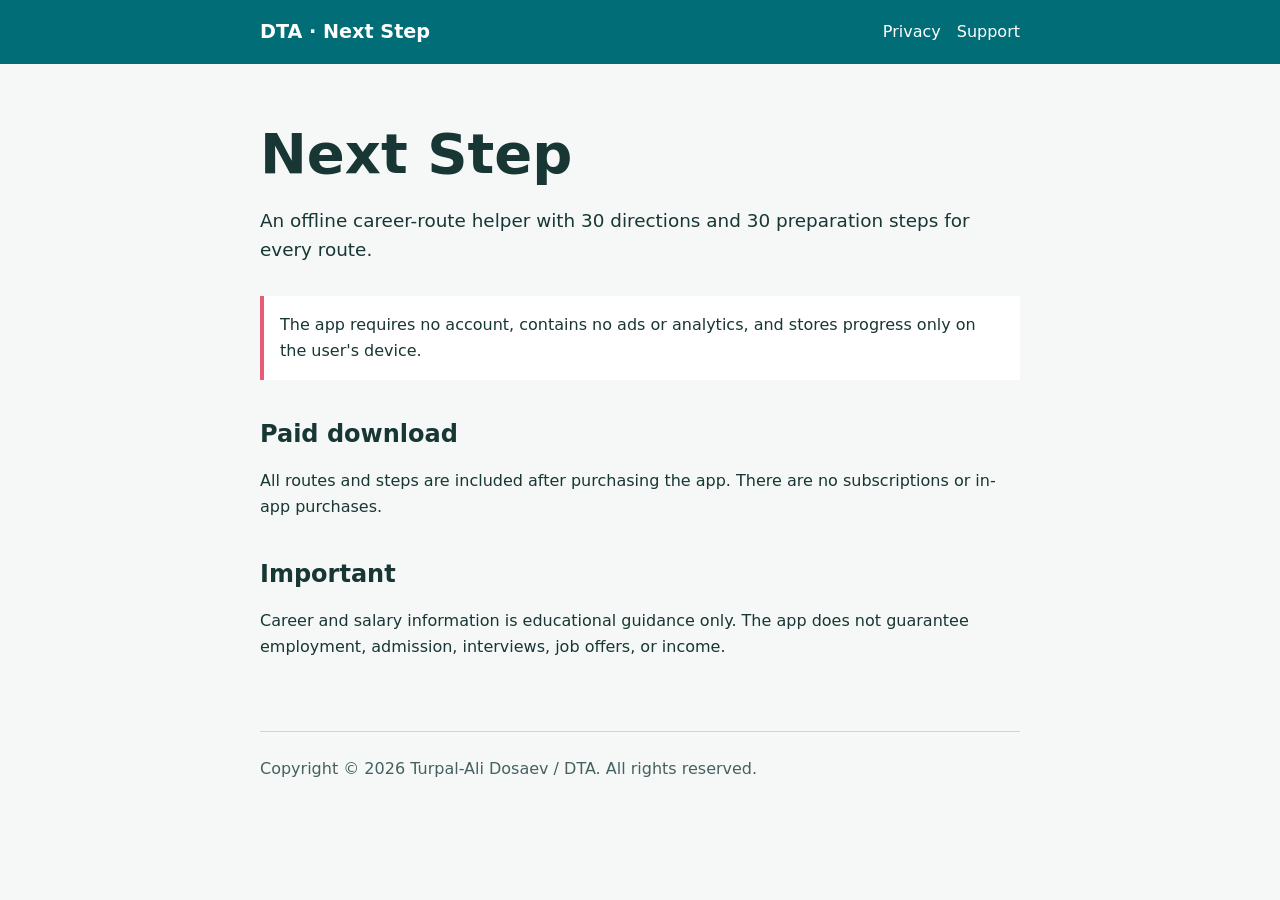
<file: index.html>
<!doctype html>
<html lang="en">
<head>
  <meta charset="utf-8">
  <meta name="viewport" content="width=device-width, initial-scale=1">
  <meta name="description" content="Official information for the Next Step app.">
  <title>Next Step</title>
  <link rel="stylesheet" href="styles.css">
</head>
<body>
  <header>
    <nav aria-label="Main navigation">
      <a class="brand" href="index.html">DTA · Next Step</a>
      <span class="links">
        <a href="privacy.html">Privacy</a>
        <a href="support.html">Support</a>
      </span>
    </nav>
  </header>
  <main>
    <h1>Next Step</h1>
    <p class="lead">
      An offline career-route helper with 30 directions and 30 preparation
      steps for every route.
    </p>
    <div class="notice">
      The app requires no account, contains no ads or analytics, and stores
      progress only on the user's device.
    </div>
    <h2>Paid download</h2>
    <p>
      All routes and steps are included after purchasing the app. There are no
      subscriptions or in-app purchases.
    </p>
    <h2>Important</h2>
    <p>
      Career and salary information is educational guidance only. The app does
      not guarantee employment, admission, interviews, job offers, or income.
    </p>
  </main>
  <footer>Copyright © 2026 Turpal-Ali Dosaev / DTA. All rights reserved.</footer>
</body>
</html>
</file>
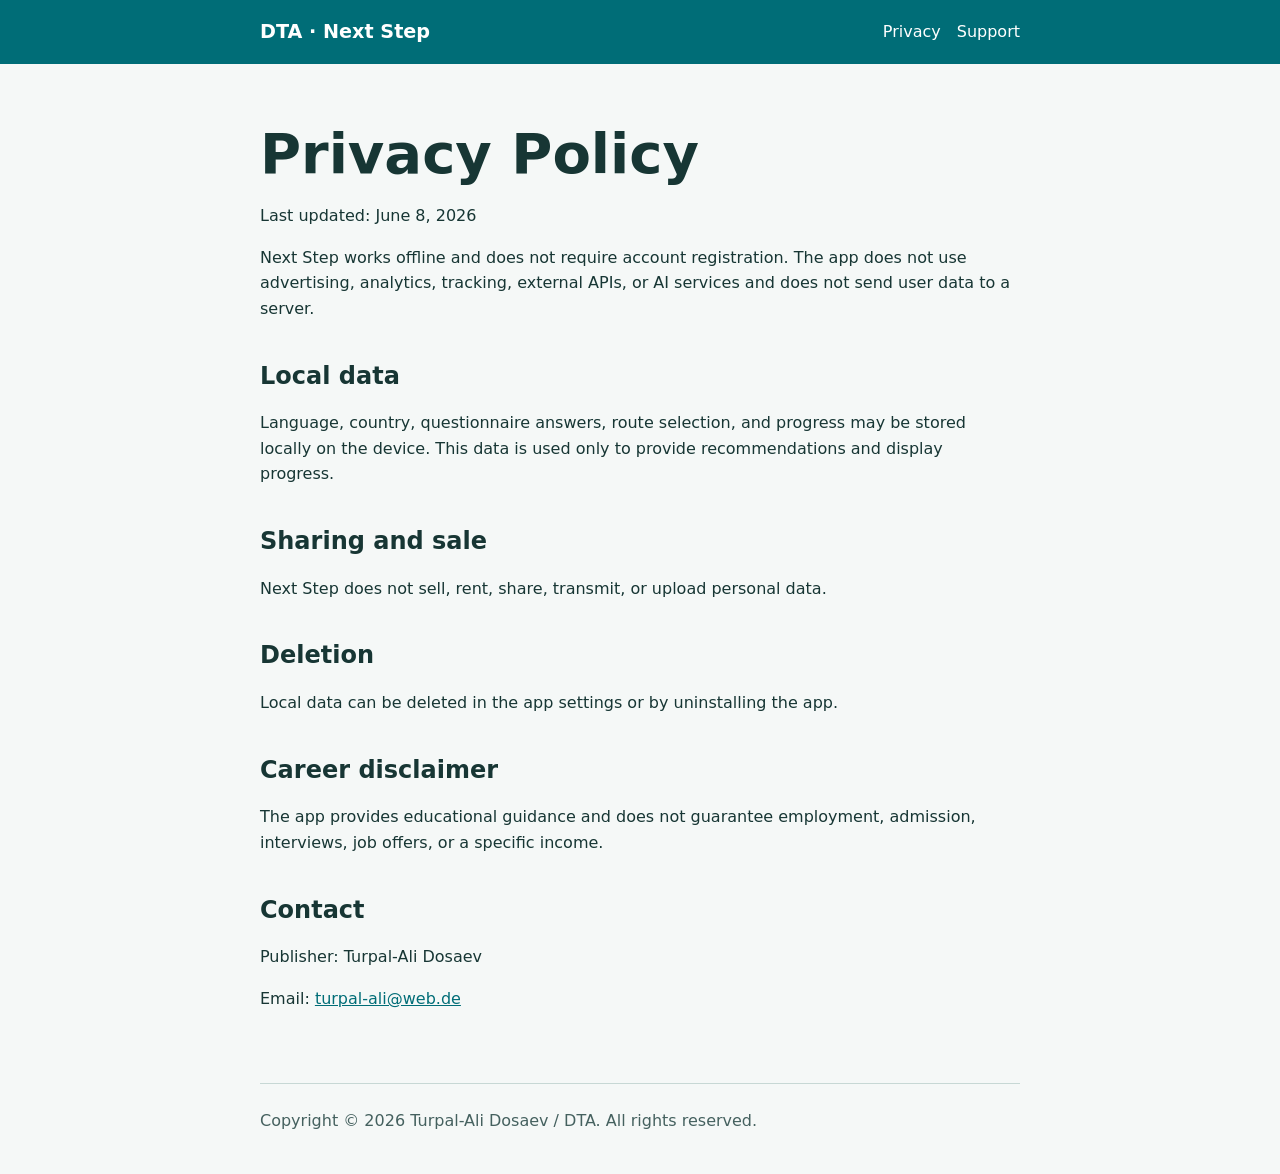
<file: privacy.html>
<!doctype html>
<html lang="en">
<head>
  <meta charset="utf-8">
  <meta name="viewport" content="width=device-width, initial-scale=1">
  <meta name="description" content="Privacy policy for the Next Step app.">
  <title>Privacy Policy · Next Step</title>
  <link rel="stylesheet" href="styles.css">
</head>
<body>
  <header>
    <nav aria-label="Main navigation">
      <a class="brand" href="index.html">DTA · Next Step</a>
      <span class="links">
        <a href="privacy.html">Privacy</a>
        <a href="support.html">Support</a>
      </span>
    </nav>
  </header>
  <main>
    <h1>Privacy Policy</h1>
    <p>Last updated: June 8, 2026</p>
    <p>
      Next Step works offline and does not require account registration. The
      app does not use advertising, analytics, tracking, external APIs, or AI
      services and does not send user data to a server.
    </p>
    <h2>Local data</h2>
    <p>
      Language, country, questionnaire answers, route selection, and progress
      may be stored locally on the device. This data is used only to provide
      recommendations and display progress.
    </p>
    <h2>Sharing and sale</h2>
    <p>
      Next Step does not sell, rent, share, transmit, or upload personal data.
    </p>
    <h2>Deletion</h2>
    <p>
      Local data can be deleted in the app settings or by uninstalling the app.
    </p>
    <h2>Career disclaimer</h2>
    <p>
      The app provides educational guidance and does not guarantee employment,
      admission, interviews, job offers, or a specific income.
    </p>
    <h2>Contact</h2>
    <p>Publisher: Turpal-Ali Dosaev</p>
    <p>Email: <a href="mailto:turpal-ali@web.de">turpal-ali@web.de</a></p>
  </main>
  <footer>Copyright © 2026 Turpal-Ali Dosaev / DTA. All rights reserved.</footer>
</body>
</html>
</file>
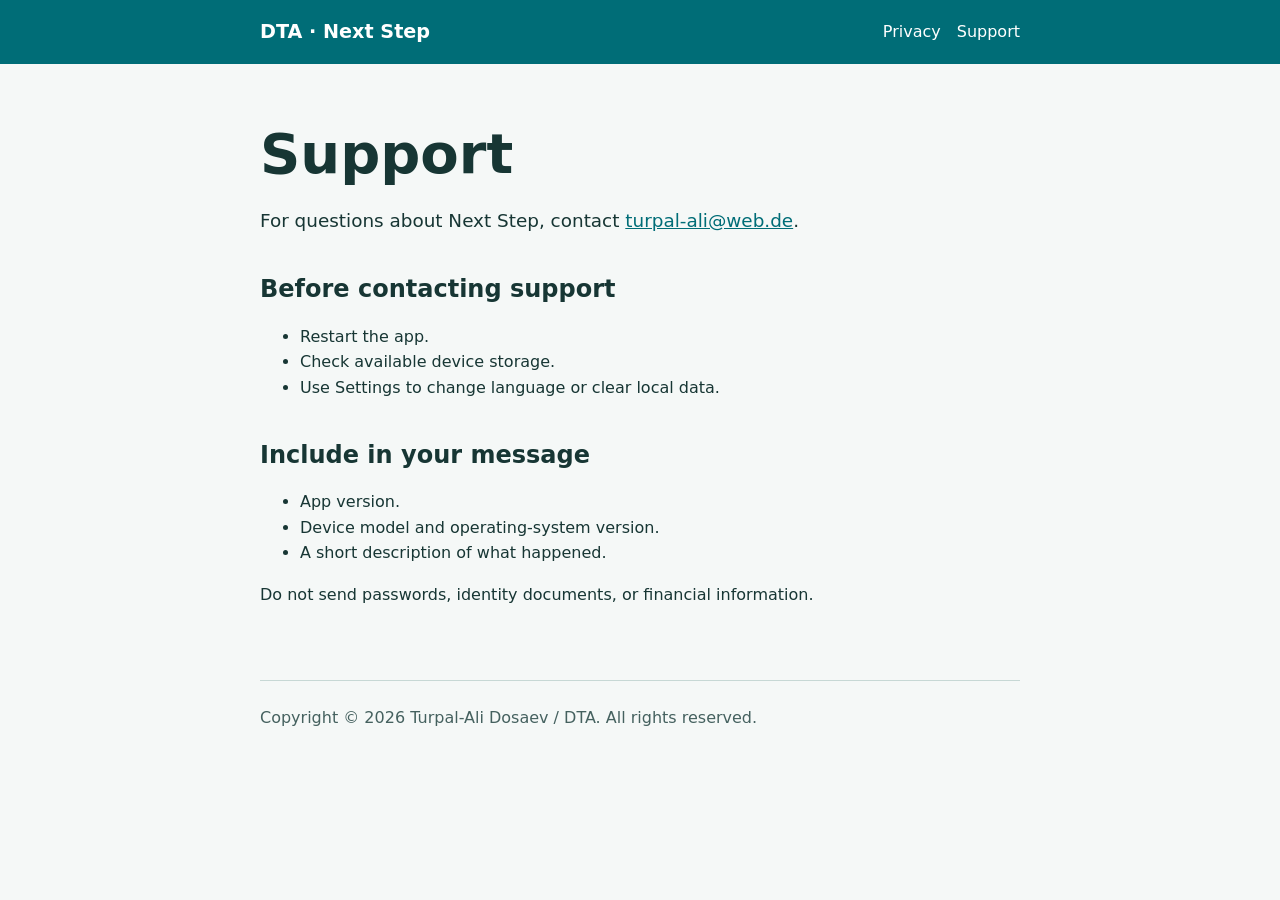
<file: support.html>
<!doctype html>
<html lang="en">
<head>
  <meta charset="utf-8">
  <meta name="viewport" content="width=device-width, initial-scale=1">
  <meta name="description" content="Support information for the Next Step app.">
  <title>Support · Next Step</title>
  <link rel="stylesheet" href="styles.css">
</head>
<body>
  <header>
    <nav aria-label="Main navigation">
      <a class="brand" href="index.html">DTA · Next Step</a>
      <span class="links">
        <a href="privacy.html">Privacy</a>
        <a href="support.html">Support</a>
      </span>
    </nav>
  </header>
  <main>
    <h1>Support</h1>
    <p class="lead">
      For questions about Next Step, contact
      <a href="mailto:turpal-ali@web.de">turpal-ali@web.de</a>.
    </p>
    <h2>Before contacting support</h2>
    <ul>
      <li>Restart the app.</li>
      <li>Check available device storage.</li>
      <li>Use Settings to change language or clear local data.</li>
    </ul>
    <h2>Include in your message</h2>
    <ul>
      <li>App version.</li>
      <li>Device model and operating-system version.</li>
      <li>A short description of what happened.</li>
    </ul>
    <p>Do not send passwords, identity documents, or financial information.</p>
  </main>
  <footer>Copyright © 2026 Turpal-Ali Dosaev / DTA. All rights reserved.</footer>
</body>
</html>
</file>
<file: styles.css>
:root {
  color-scheme: light;
  font-family: system-ui, -apple-system, BlinkMacSystemFont, "Segoe UI", sans-serif;
  color: #173634;
  background: #f5f8f7;
}

* {
  box-sizing: border-box;
}

body {
  margin: 0;
  line-height: 1.6;
}

header {
  background: #006d77;
  color: white;
}

nav,
main,
footer {
  width: min(760px, calc(100% - 32px));
  margin: 0 auto;
}

nav {
  min-height: 64px;
  display: flex;
  align-items: center;
  justify-content: space-between;
  gap: 16px;
}

nav a {
  color: white;
  text-decoration: none;
}

.brand {
  font-weight: 800;
  font-size: 1.2rem;
}

.links {
  display: flex;
  gap: 16px;
}

main {
  padding: 56px 0;
}

h1,
h2 {
  line-height: 1.2;
}

h1 {
  font-size: clamp(2rem, 8vw, 3.5rem);
  margin: 0 0 16px;
}

h2 {
  margin-top: 40px;
}

.lead {
  font-size: 1.15rem;
  max-width: 62ch;
}

.notice {
  margin: 32px 0;
  padding: 16px;
  border-left: 4px solid #e85d75;
  background: white;
}

a {
  color: #006d77;
}

footer {
  border-top: 1px solid #c7d8d5;
  padding: 24px 0 40px;
  color: #45615f;
}

@media (max-width: 520px) {
  nav {
    align-items: flex-start;
    flex-direction: column;
    padding: 14px 0;
  }

  .links {
    flex-wrap: wrap;
  }

  main {
    padding: 36px 0;
  }
}
</file>
